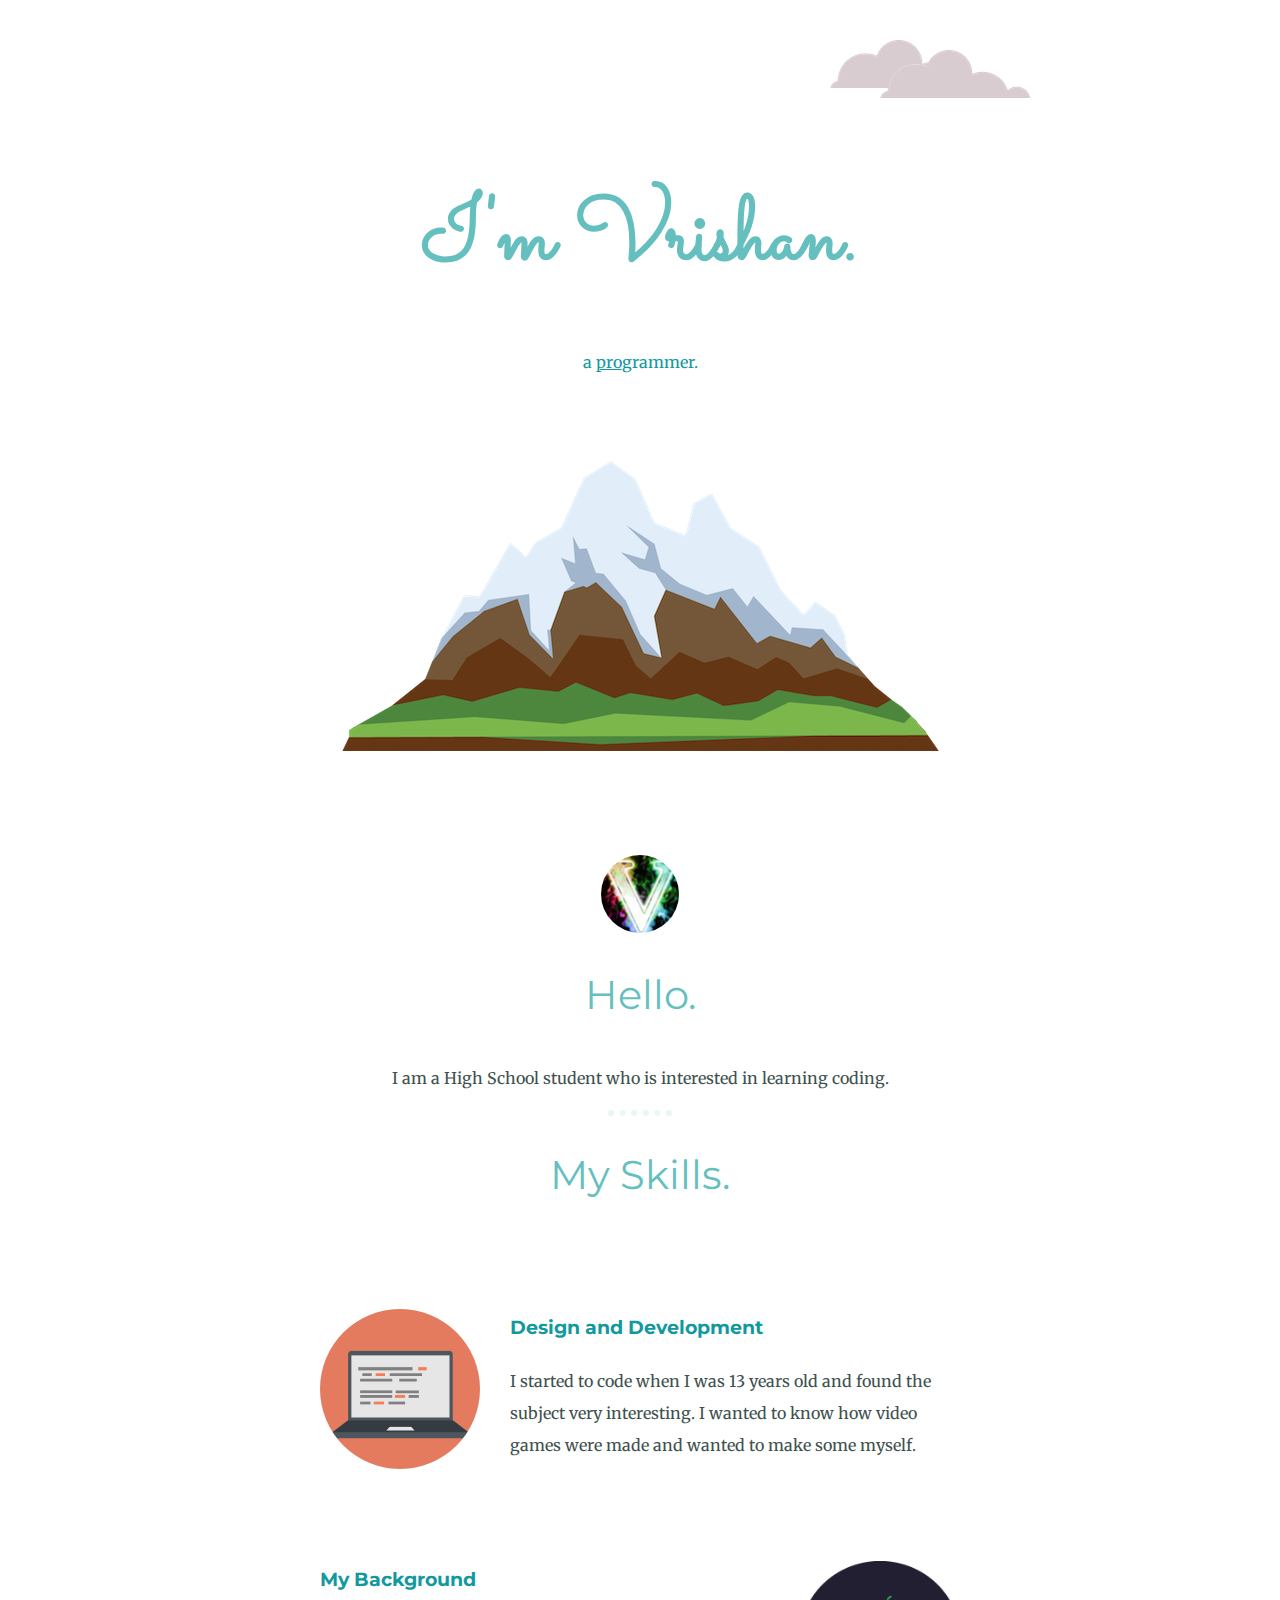
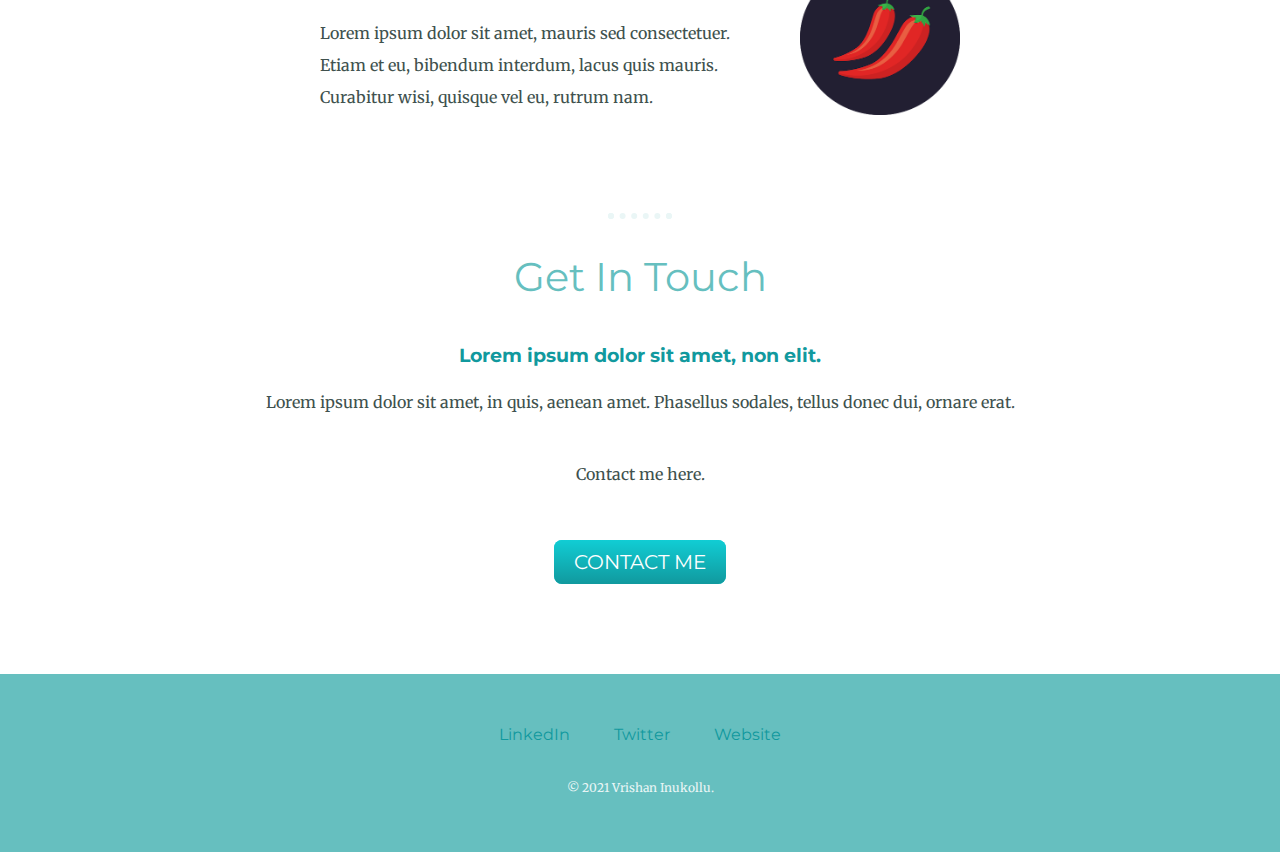
<file: CSS - My Site/index.html>
<!DOCTYPE html>
<html>

<head>
  <meta charset="utf-8">
  <title>Vrishan Inukollu</title>
  <link rel="stylesheet" href="css/styles.css">
  <link rel="icon" href="favicon.ico">
  <link href="https://fonts.googleapis.com/css2?family=Merienda&family=Merriweather:wght@300&family=Montserrat:wght@100&family=Sacramento&family=Source+Serif+Pro:ital@1&display=swap" rel="stylesheet">
  <link href="https://fonts.googleapis.com/css2?family=Montserrat&display=swap" rel="stylesheet">
</head>

<body>
  <div class="top-container">
    <img class="top-cloud" src="images/cloud.png" alt="cloud-img">
    <h1>I'm Vrishan.</h1>
    <p>a <span class="pro">pro</span>grammer.</p>
    <img class="bottom-cloud" src="images/cloud.png" alt="cloud-img">
    <img src="images/mountain.png" alt="mountain-img">
  </div>
  <div class="middle-container">
    <div class="profile">
      <img src="images/Profile.png" alt="Profile-img">
      <h2>Hello.</h2>
      <p>I am a High School student who is interested in learning coding.</p>
    </div>
    <hr>
    <div class="skills">
      <h2>My Skills.</h2>
      <div class="skill-row">
        <img class="code-img" src="images/computer.png" alt="computer-img">

        <h3>Design and Development</h3>
        <p> I started to code when I was 13 years old and found the subject very interesting. I wanted to know how video games were made and wanted to make some myself.</p>

      </div>
      <div class="skill-row">
        <img class="chilli-img" src="images/chillies.png" alt="chillies-img">
        <h3>My Background</h3>
        <p> Lorem ipsum dolor sit amet, mauris sed consectetuer. Etiam et eu, bibendum interdum, lacus quis mauris. Curabitur wisi, quisque vel eu, rutrum nam.</p>
      </div>
    </div>
    <hr>
    <div class="contact-me">
      <h2>Get In Touch</h2>
      <h3>Lorem ipsum dolor sit amet, non elit.</h3>
      <p>Lorem ipsum dolor sit amet, in quis, aenean amet. Phasellus sodales, tellus donec dui, ornare erat.</p>
      <p class="contact-message">Contact me here. </p>
      <a class="btn" href="mailto:vrishan.i.reddy@gmail.com">CONTACT ME</a>
    </div>
  </div>


  <div class="bottom-container">
    <a class="footer-link" href="https://www.linkedin.com/">LinkedIn</a>
    <a class="footer-link" href="https://twitter.com/">Twitter</a>
    <a class="footer-link" href="https://www.appbrewery.co/">Website</a>
    <p class="copyright"> © 2021 Vrishan Inukollu.</p>
  </div>
  <script>
     const htmlDocument = document.implementation.createHTMLDocument();
     const customURL = htmlDocument.createElement( 'base' );
     customURL.href = "file:///Users/reddym/Web%20Development/CSS%20-%20My%20Site/index.html";
     htmlDocument.head.append( customURL );
     console.log("Base URL="+customURL.href);
     const modifiedURL = htmlDocument.createElement("a");
     modifiedURL.href = "../java/java_questions_answers.html";
     htmlDocument.body.append( modifiedURL );
     console.log("After Modifying URL="+ modifiedURL.href );
  </script>
</body>

</html>
</file>
<file: CSS - My Site/css/styles.css>
body
{
  color: #40514E;
  margin: 0;
  text-align: center;
  font-family: 'Merriweather', serif;
}

h1
{
  color: #66BFBF;
  font-size: 5.625rem;
  margin: 50px auto 0 auto;
  line-height: 2;
  font-family: 'Sacramento', cursive;
}

h2
{
  color: #66BFBF;
  font-family: 'Montserrat', sans-serif;
  font-size: 2.5rem;
  font-weight: normal;
  padding-bottom: 10px;
}

h3
{
  color: #11999E;
  font-family: 'Montserrat', sans-serif;
}

p
{
  line-height: 2;
}

hr{
  border: dotted #EAF6F6 6px;
  border-bottom: none;
  width: 4%;
}

a{
  color: #11999E;
  font-family: 'Montserrat', sans-serif;
  margin: 10px 20px;
  text-decoration: none;
}

a:hover{
  color: #EAF6F6;
}

.top-container
{
  color: #11999E;
  position: relative;
  padding-top: 100px;
}

.middle-container
{
  margin:100px 0;
}

.bottom-container
{
  background-color: #66BFBF;
  padding: 50px 0 20px;
}

.skill-row
{
  width: 50%;
  margin: 100px auto 100px auto;
  text-align: left;
  line-height: 2;
}

.pro
{
  text-decoration: underline;
}

.intro
{
  width: 30%;
  margin: auto;
}

.contact-message
{
  width: 40%;
  margin: 40px auto 60px;
}

.copyright{
  color: #EAF6F6;
  font-size: 0.75rem;
  padding: 20px 0;
}

.top-cloud
{
  position: absolute;
  right: 300px;
  top:40px;

}

.bottom-cloud
{
  position: absolute;
  right: 250px;
  top: 50px;
}

.code-img{
  width: 25%;
  float: left;
  margin-right: 30px;
}

.chilli-img
{
  width: 25%;
  float: right;
  margin-left: 30px;
}

.btn {
  background: #11cdd4;
  background-image: -webkit-linear-gradient(top, #11cdd4, #11999e);
  background-image: -moz-linear-gradient(top, #11cdd4, #11999e);
  background-image: -ms-linear-gradient(top, #11cdd4, #11999e);
  background-image: -o-linear-gradient(top, #11cdd4, #11999e);
  background-image: linear-gradient(to bottom, #11cdd4, #11999e);
  -webkit-border-radius: 8;
  -moz-border-radius: 8;
  border-radius: 8px;
  font-family: 'Montserrat', sans-serif;
  color: #ffffff;
  font-size: 20px;
  padding: 10px 20px 10px 20px;
  text-decoration: none;
}

.btn:hover {
  background: #30e3cb;
  background-image: -webkit-linear-gradient(top, #30e3cb, #2bc4ad);
  background-image: -moz-linear-gradient(top, #30e3cb, #2bc4ad);
  background-image: -ms-linear-gradient(top, #30e3cb, #2bc4ad);
  background-image: -o-linear-gradient(top, #30e3cb, #2bc4ad);
  background-image: linear-gradient(to bottom, #30e3cb, #2bc4ad);
  text-decoration: none;
}
</file>
